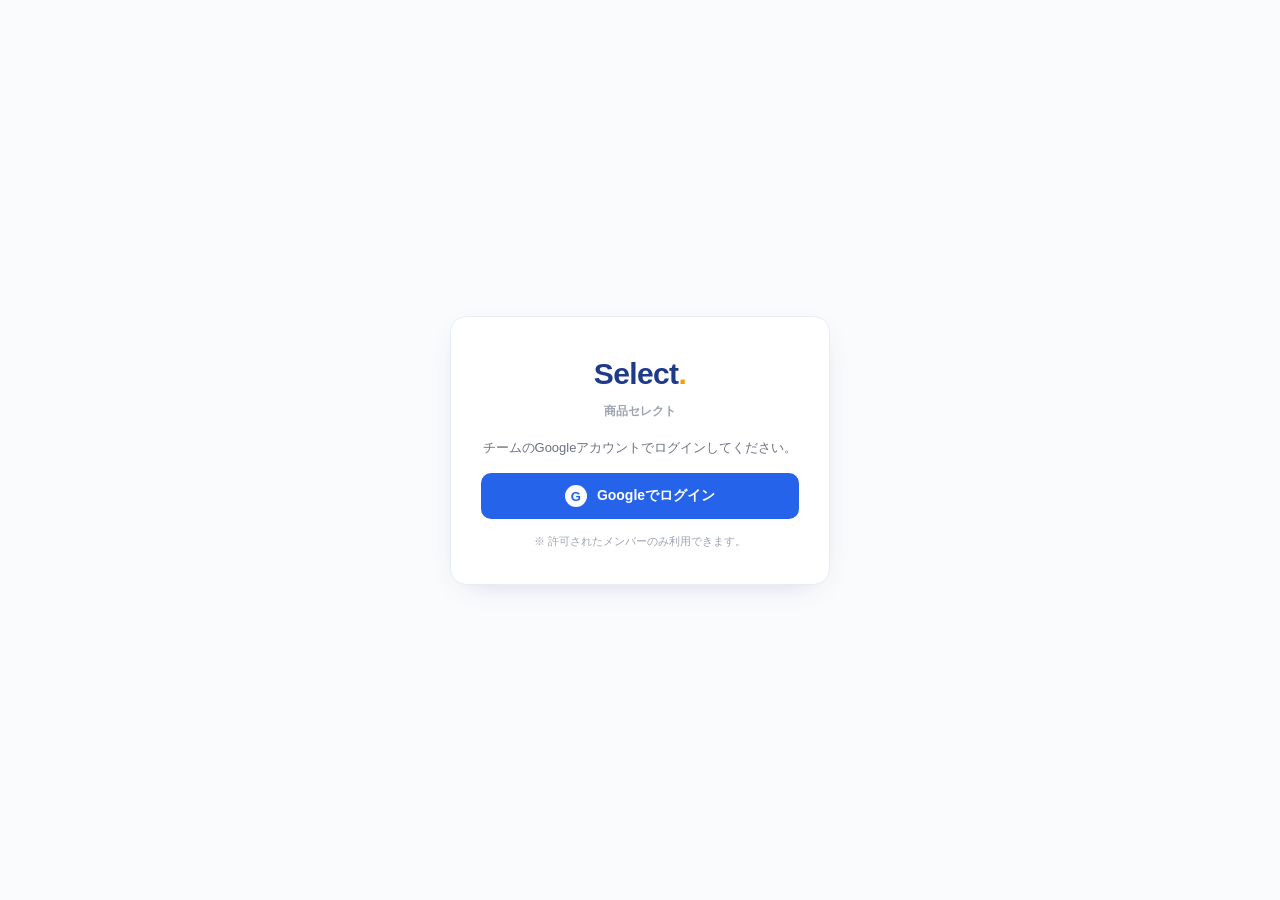
<file: docs/index.html>
<!DOCTYPE html>
<html lang="ja">
<head>
<meta charset="UTF-8">
<meta name="viewport" content="width=device-width, initial-scale=1.0">
<title>Select. — 商品セレクト</title>
  <script type="module" crossorigin src="./assets/index-Bg77HoMO.js"></script>
  <link rel="stylesheet" crossorigin href="./assets/index-DF45Nyjr.css">
</head>
<body>
<div id="root"></div>
</body>
</html>
</file>
<file: docs/assets/index-DF45Nyjr.css>
*{margin:0;padding:0;box-sizing:border-box}body{font-family:-apple-system,Hiragino Sans,Yu Gothic,sans-serif;background:#fafbfc;color:#1a1f29;line-height:1.5}.app{max-width:920px;margin:0 auto;padding:24px 24px 90px}.demo-flag{background:#fffbeb;border:1px solid #fde68a;color:#92400e;font-size:12px;padding:8px 14px;border-radius:9px;margin-bottom:14px}.demo-flag b{font-weight:700}.hd{border-bottom:2px solid #eaf1fd;padding-bottom:14px;margin-bottom:8px;display:flex;align-items:center;gap:12px;flex-wrap:wrap}.hd h1{font-size:18px;font-weight:800;color:#1e3a8a}.brand{display:flex;align-items:baseline;gap:9px}.wm{font-size:25px;font-weight:800;letter-spacing:-.02em;color:#1e3a8a}.brand[role=button]{cursor:pointer}.brand[role=button]:hover .wm{color:#2563eb}.wm .dot{color:#f59e0b}.tagline{font-size:11px;color:#9ca3af;font-weight:600}.navbtns{display:flex;gap:8px;margin-left:auto;flex-wrap:wrap;row-gap:8px;justify-content:flex-end}.navbtn{background:#eaf1fd;color:#2563eb;border:1px solid transparent;padding:8px 14px;border-radius:9px;font-size:12.5px;font-weight:700;cursor:pointer;transition:.12s;white-space:nowrap}.navbtn:hover{background:#dbe7fb;border-color:#bfdbfe}.hd .date{margin-left:auto;font-size:11px;color:#2563eb;background:#eaf1fd;padding:5px 12px;border-radius:20px;font-weight:600}.sub{font-size:13px;color:#6b7280;margin:10px 0}.cal-hint{font-size:12px;color:#6b7280;background:#fff;border:1px solid #e8edf5;border-radius:10px;padding:11px 15px;margin-bottom:8px}.cal-hint b{color:#1e3a8a}.cal-hint .pill{display:inline-block;background:#eaf1fd;color:#2563eb;font-weight:700;border-radius:20px;padding:2px 10px;font-size:11px;margin:0 2px}.section-h{display:flex;align-items:center;gap:10px;margin:24px 0 13px}.section-h .n{width:22px;height:22px;border-radius:6px;background:#2563eb;color:#fff;font-size:12px;font-weight:800;display:flex;align-items:center;justify-content:center}.section-h h2{font-size:14px;font-weight:700;color:#1e3a8a}.section-h .act{margin-left:auto}button.primary{background:#2563eb;color:#fff;border:none;padding:9px 18px;border-radius:9px;font-size:13px;font-weight:700;cursor:pointer}button.primary:hover{background:#1d4ed8}button.ghost{background:#fff;border:1px solid #e3e7ee;color:#5b6472;padding:8px 14px;border-radius:9px;font-size:12.5px;font-weight:600;cursor:pointer}button.ghost:hover{border-color:#c3cad6;color:#1a1f29}.themes{display:grid;grid-template-columns:repeat(auto-fill,minmax(240px,1fr));gap:11px}.theme-card{background:#fff;border:1px solid #e8edf5;border-radius:11px;padding:15px;cursor:pointer;transition:all .15s}.theme-card:hover{border-color:#2563eb;box-shadow:0 4px 14px -7px #2563eb59}.theme-card.selected{border-color:#2563eb;background:#f5f9ff}.theme-card .tag{display:inline-block;font-size:10.5px;font-weight:700;padding:3px 9px;border-radius:20px;margin-bottom:8px}.tag-season{background:#dbeafe;color:#1d4ed8}.tag-event{background:#fae8ff;color:#a21caf}.tag-sports{background:#e0f2fe;color:#0369a1}.tag-ent{background:#fce7f3;color:#be185d}.tag-trend{background:#dcfce7;color:#15803d}.tag-weather{background:#fef3c7;color:#b45309}.tag-cal{background:#fee2e2;color:#b91c1c}.theme-card .t{font-size:14px;font-weight:700;color:#111827;margin-bottom:5px}.theme-card .r{font-size:12px;color:#6b7280;line-height:1.5}.theme-card .timing{font-size:11px;color:#9ca3af;margin-top:8px}.theme-card .src{font-size:10.5px;color:#16a34a;margin-top:5px}.theme-card .expand{font-size:11px;color:#2563eb;margin-top:9px;font-weight:700}.variations{margin:13px 0 4px;background:#fff;border:1px solid #e8edf5;border-radius:11px;padding:15px}.variations .vh{font-size:12px;color:#6b7280;margin-bottom:11px}.variations .vh b{color:#1e3a8a}.vgrid{display:grid;grid-template-columns:repeat(auto-fill,minmax(210px,1fr));gap:9px}.vcard{border:1px solid #e8edf5;border-radius:9px;padding:12px;cursor:pointer;transition:all .15s;background:#fafbff}.vcard:hover{border-color:#2563eb;background:#f5f9ff}.vcard.selected{border-color:#2563eb;background:#eaf1fd}.vcard .vtop{display:flex;align-items:center;gap:6px;margin-bottom:6px;flex-wrap:wrap}.vbadge{font-size:9.5px;font-weight:700;padding:2px 7px;border-radius:20px}.vbadge.done{background:#dcfce7;color:#16a34a}.vbadge.wip{background:#fef3c7;color:#b45309}.vcard .va{font-size:10px;font-weight:700;color:#2563eb;background:#eaf1fd;border-radius:20px;padding:2px 8px;display:inline-block;margin-bottom:6px}.vcard .vt{font-size:13px;font-weight:700;color:#111827;margin-bottom:3px}.vcard .vr{font-size:11.5px;color:#6b7280;line-height:1.45}.legend{display:flex;gap:16px;align-items:center;background:#fff;border:1px solid #e8edf5;border-radius:10px;padding:10px 15px;margin-bottom:13px;flex-wrap:wrap}.legend .lg-label{font-size:11px;color:#9ca3af;font-weight:700;letter-spacing:.04em}.legend .item{display:flex;align-items:center;gap:6px;font-size:12px;color:#374151}.legend .bar{width:4px;height:15px;border-radius:3px}.bar-g{background:#22c55e}.bar-y{background:#f59e0b}.bar-r{background:#ef4444}.legend .note{margin-left:auto;font-size:11px;color:#9ca3af}.filterbar{display:flex;gap:8px;margin-bottom:12px;flex-wrap:wrap}.filterbar button{background:#fff;border:1px solid #e3e7ee;color:#5b6472;padding:7px 13px;border-radius:8px;font-size:12.5px;font-weight:600;cursor:pointer}.filterbar button.on{background:#1e3a8a;color:#fff;border-color:#1e3a8a}.card{background:#fff;border:1px solid #e8edf5;border-radius:9px;padding:2px 16px;margin-bottom:9px;display:grid;grid-template-columns:38px 1fr auto;gap:14px;align-items:center}.card.g{border-left:4px solid #22c55e}.card.y{border-left:4px solid #f59e0b}.card.r{border-left:4px solid #ef4444;opacity:.72}.card.adopted{background:#f5f9ff;border-color:#bfdbfe}.card.excluded{background:#fcfcfd}.card.excluded>img,.card.excluded .badgerow,.card.excluded .ptitle,.card.excluded .meta,.card.excluded .sellerline,.card.excluded .prod-note{opacity:.45}.card img{width:34px;height:34px;border-radius:7px;object-fit:cover;background:#f3f4f6}.cbody{padding:12px 0;min-width:0}.nm{font-size:13px;font-weight:600;display:flex;align-items:center;gap:8px;flex-wrap:wrap}.badgerow{display:flex;gap:6px;flex-wrap:wrap;margin-bottom:6px}.ptitle{font-size:13px;font-weight:600;color:#111827;line-height:1.5;display:-webkit-box;-webkit-line-clamp:2;-webkit-box-orient:vertical;overflow:hidden}.status{font-size:10px;font-weight:700;padding:2px 9px;border-radius:20px}.st-g{background:#dcfce7;color:#16a34a}.st-y{background:#fef3c7;color:#b45309}.st-r{background:#fee2e2;color:#dc2626}.meta{font-size:11.5px;color:#6b7280;margin-top:4px;display:flex;gap:12px;flex-wrap:wrap}.star{color:#f59e0b;font-weight:700}.bad{color:#dc2626;font-weight:700}.good{color:#16a34a;font-weight:700}.sellerline{font-size:11.5px;color:#6b7280;margin-top:3px}.prod-note{margin-top:7px;background:#f8fafc;border:1px solid #eef1f5;border-radius:8px;padding:7px 11px}.prod-reason{font-size:11.5px;color:#475569;line-height:1.5;display:flex;gap:7px;align-items:baseline}.prod-feat{font-size:11.5px;color:#475569;margin-top:5px;display:flex;gap:5px;align-items:baseline;flex-wrap:wrap}.prod-note .lab{flex-shrink:0;font-size:9.5px;font-weight:700;color:#1e3a8a;background:#eaf1fd;border-radius:5px;padding:2px 7px}.feat{display:inline-block;font-size:10.5px;background:#fff;border:1px solid #e3e7ee;color:#475569;border-radius:6px;padding:1px 8px}.exreason{margin-top:9px;display:flex;gap:7px;align-items:center;flex-wrap:wrap;background:#fff5f5;border:1px solid #f7c9c9;border-radius:10px;padding:9px 12px}.exreason .lab{flex-shrink:0;font-size:10.5px;font-weight:800;color:#fff;background:#dc2626;border-radius:6px;padding:3px 9px}.exr-hint{font-size:11px;font-weight:700;color:#b91c1c}.exr{font-size:12px;font-weight:600;border:1.5px solid #ef9a9a;background:#fff;color:#b91c1c;border-radius:15px;padding:4px 13px;cursor:pointer;transition:.12s}.exr:hover{background:#fee2e2;border-color:#dc2626}.exr.on{background:#dc2626;border-color:#dc2626;color:#fff;font-weight:800;box-shadow:0 2px 6px -2px #dc262699}.exr-done{font-size:11px;color:#16a34a;font-weight:800}.exr-actions{flex:1 1 100%;display:flex;align-items:center;gap:10px;margin-top:6px}.exr-submit{font-size:12px;font-weight:700;color:#fff;background:#dc2626;border:none;border-radius:8px;padding:6px 16px;cursor:pointer}.exr-submit:hover{background:#b91c1c}.exr-other{flex:1 1 100%;margin-top:5px;font-size:12px;padding:7px 11px;border:1.5px solid #ef9a9a;border-radius:8px;outline:none;background:#fff}.exr-other:focus{border-color:#dc2626;box-shadow:0 0 0 3px #dc26261f}.brief-head{background:#fff;border:1px solid #e8edf5;border-radius:14px;padding:16px 18px;margin-bottom:12px}.brief-top{display:flex;align-items:center;gap:10px;flex-wrap:wrap;margin-bottom:8px}.brief-badge{font-size:12px;font-weight:700;color:#16a34a;background:#dcfce7;border-radius:20px;padding:3px 11px}.brief-badge.bz-wait{color:#b45309;background:#fef3c7}.brief-badge.bz-rej{color:#dc2626;background:#fee2e2}.brief-theme{font-size:12.5px;color:#9ca3af}.brief-angle{font-size:18px;font-weight:700;color:#111827;margin-bottom:7px}.brief-meta{display:flex;gap:16px;flex-wrap:wrap;font-size:12.5px;color:#6b7280}.brief-title{margin-top:12px;background:#eaf1fd;border-radius:9px;padding:9px 12px}.brief-title .lab{display:block;font-size:11px;font-weight:700;color:#1e3a8a;margin-bottom:2px}.brief-title .txt{font-size:14px;color:#1e3a8a}.brief-bar{display:flex;align-items:center;justify-content:space-between;margin:14px 4px 10px;font-size:14px;color:#374151}.brief-prod{display:flex;gap:12px;background:#fff;border:1px solid #eef1f5;border-radius:12px;padding:12px;margin-bottom:10px}.brief-prod .thumb{flex:0 0 56px;width:56px;height:56px;border-radius:8px;background:#f1f5f9;object-fit:cover;border:1px solid #eef1f5}.brief-prod .pinfo{flex:1;min-width:0}.brief-prod .pname{font-size:13px;font-weight:600;color:#111827;line-height:1.45;display:-webkit-box;-webkit-line-clamp:2;-webkit-box-orient:vertical;overflow:hidden}.brief-prod .pmeta{font-size:12px;color:#6b7280;margin:4px 0 6px}.brief-prod .purl{display:flex;align-items:center;gap:8px;background:#f8fafc;border:1px solid #eef1f5;border-radius:8px;padding:6px 8px}.brief-prod .purl .u{flex:1;min-width:0;font-size:12px;color:#2563eb;font-family:ui-monospace,Menlo,monospace;overflow:hidden;text-overflow:ellipsis;white-space:nowrap}.brief-prod .ucp{flex-shrink:0;font-size:11px;border:1px solid #e3e7ee;background:#fff;color:#475569;border-radius:6px;padding:3px 9px;cursor:pointer}.brief-prod .ucp:hover{border-color:#cbd5e1}.brief-prod .uopen{flex-shrink:0;font-size:11px;border:1px solid #bfdbfe;background:#fff;color:#1e3a8a;border-radius:6px;padding:3px 9px;text-decoration:none}.brief-prod .preason{margin-top:6px;font-size:11.5px;color:#475569}.brief-prod .preason span{color:#9ca3af}.brief-foot{margin-top:16px}.rep-types{display:flex;gap:7px;flex-wrap:wrap;margin:10px 0}.rep-type{font-size:12px;border:1px solid #e3e7ee;background:#fff;color:#475569;border-radius:14px;padding:4px 12px;cursor:pointer}.rep-type.on{background:#1e3a8a;border-color:#1e3a8a;color:#fff;font-weight:700}.rep-body{width:100%;font-size:13px;padding:9px 11px;border:1px solid #e3e7ee;border-radius:8px;outline:none;resize:vertical;box-sizing:border-box}.rep-body:focus{border-color:#2563eb;box-shadow:0 0 0 3px #2563eb1f}.rep-card{background:#fff;border:1px solid #e8edf5;border-radius:12px;padding:12px 14px;margin-bottom:10px}.rep-card.done{background:#fafbfc}.rep-top{display:flex;align-items:center;gap:10px;flex-wrap:wrap;margin-bottom:6px}.rep-badge{font-size:11px;font-weight:700;border-radius:6px;padding:2px 9px;background:#eef1f5;color:#475569}.rep-badge.t-bug{background:#fee2e2;color:#dc2626}.rep-badge.t-improve{background:#dbeafe;color:#1e3a8a}.rep-badge.t-keyword{background:#fef3c7;color:#b45309}.rep-meta{font-size:11.5px;color:#9ca3af;margin-left:auto}.rep-st{font-size:11px;font-weight:700;padding:2px 9px;border-radius:6px}.rep-st.approved{background:#dcfce7;color:#16a34a}.rep-st.done{background:#dbeafe;color:#1e3a8a}.rep-st.rejected{background:#f1f5f9;color:#64748b}.rep-st.needdep{background:#ffedd5;color:#c2410c}.rep-deploybtn{font-size:11.5px;font-weight:700;color:#c2410c;background:#fff7ed;border:1px solid #fed7aa;border-radius:8px;padding:5px 11px;cursor:pointer}.rep-deploybtn:hover{background:#ffedd5}.rep-text{font-size:13px;color:#111827;line-height:1.5;white-space:pre-wrap}.rep-note{width:100%;font-size:12px;padding:7px 10px;border:1px solid #e3e7ee;border-radius:8px;outline:none;resize:vertical;margin-top:8px;box-sizing:border-box}.rep-actions{display:flex;gap:8px;margin-top:8px}.rep-ok{font-size:12px;font-weight:700;color:#fff;background:#16a34a;border:none;border-radius:8px;padding:6px 14px;cursor:pointer}.rep-ng{font-size:12px;font-weight:700;color:#dc2626;background:#fff;border:1px solid #fca5a5;border-radius:8px;padding:6px 14px;cursor:pointer}.rep-adminnote{font-size:12px;color:#475569;margin-top:6px;background:#f8fafc;border-radius:6px;padding:6px 9px}.tlink{font-size:11px;color:#2563eb;text-decoration:none}.act{display:flex;gap:7px;padding:12px 0;align-items:center}.b{font-size:12px;font-weight:700;padding:7px 15px;border-radius:7px;cursor:pointer;border:1px solid transparent}.ok{background:#2563eb;color:#fff}.ok:hover{background:#1d4ed8}.ng{background:#fff;color:#dc2626;border-color:#fbd5d5}.ng:hover{background:#fef2f2}.decided{font-size:12px;font-weight:700;padding:7px 12px;border-radius:7px}.d-ok{background:#dbeafe;color:#1d4ed8}.d-ng{background:#f3f4f6;color:#9ca3af}.reco{font-size:10.5px;color:#9ca3af;margin-right:2px}.pool-bar{display:flex;gap:10px;margin-bottom:13px}.pool-bar input{flex:1;border:1px solid #d8dce3;border-radius:10px;padding:11px 14px;font-size:14px;font-family:inherit}.pool-bar input:focus{outline:none;border-color:#2563eb;box-shadow:0 0 0 3px #2563eb1f}.pool-bar .cnt{font-size:12px;color:#6b7280;align-self:center;white-space:nowrap}.buzz-note{font-size:12px;color:#9a3412;background:#fff7ed;border:1px solid #fed7aa;border-radius:9px;padding:9px 13px;margin-bottom:13px}.buzzgrid{display:grid;grid-template-columns:repeat(auto-fill,minmax(250px,1fr));gap:12px}.buzzcard{background:#fff;border:1px solid #fed7aa;border-radius:12px;padding:15px;cursor:pointer;transition:.15s;position:relative;overflow:hidden}.buzzcard:before{content:"";position:absolute;top:0;left:0;right:0;height:3px;background:linear-gradient(90deg,#f97316,#ef4444)}.buzzcard:hover{border-color:#f97316;box-shadow:0 6px 18px -8px #f9731666}.bz-top{display:flex;align-items:center;gap:8px;margin-bottom:9px}.heat{font-size:12px;font-weight:800;color:#ea580c;background:#ffedd5;padding:3px 10px;border-radius:20px}.bz-src{font-size:10px;font-weight:700;color:#9a3412;background:#fff7ed;border:1px solid #fed7aa;padding:2px 8px;border-radius:20px;margin-left:auto}.bz-t{font-size:14.5px;font-weight:700;color:#111827;margin-bottom:5px}.bz-r{font-size:12px;color:#6b7280;line-height:1.5}.bz-foot{display:flex;align-items:center;margin-top:11px}.bz-hot{font-size:11px;font-weight:700;color:#dc2626}.bz-go{margin-left:auto;font-size:11.5px;font-weight:700;color:#ea580c}.pool-tabs button.buzz.on{background:#ea580c;border-color:#ea580c}.custom-bar{display:flex;gap:9px;align-items:center;background:#f5f9ff;border:1px solid #bfdbfe;border-radius:10px;padding:8px 10px;margin-bottom:14px}.custom-bar .cb-ic{font-size:15px;padding-left:4px}.custom-bar input{flex:1;border:1px solid #d8dce3;border-radius:8px;padding:9px 12px;font-size:13px;font-family:inherit;background:#fff}.custom-bar input:focus{outline:none;border-color:#2563eb;box-shadow:0 0 0 3px #2563eb1f}.custom-bar .cb-btn{background:#2563eb;color:#fff;border:none;padding:9px 16px;border-radius:8px;font-size:12.5px;font-weight:700;cursor:pointer;white-space:nowrap}.custom-bar .cb-btn:hover{background:#1d4ed8}.tag-custom{background:#dbeafe;color:#1d4ed8}.tag-buzz{background:#ffedd5;color:#ea580c}.pool-tabs{display:flex;gap:7px;margin-bottom:15px;flex-wrap:wrap}.pool-tabs button{background:#fff;border:1px solid #e3e7ee;color:#5b6472;padding:7px 14px;border-radius:20px;font-size:12.5px;font-weight:600;cursor:pointer}.pool-tabs button.on{background:#1e3a8a;color:#fff;border-color:#1e3a8a}.trow{background:#fff;border:1px solid #e8edf5;border-radius:10px;padding:12px 16px;margin-bottom:8px;display:flex;align-items:center;gap:12px;cursor:pointer;transition:.12s}.trow:hover{border-color:#2563eb;background:#fafcff}.trow.open{border-color:#2563eb;background:#f5f9ff}.trow .main{flex:1;min-width:0}.trow .tt{font-size:13.5px;font-weight:700;color:#111827}.trow .rr{font-size:11.5px;color:#6b7280;margin-top:3px}.trow .meta{display:flex;gap:7px;align-items:center;flex-shrink:0}.trow .go{font-size:12px;font-weight:700;color:#2563eb;white-space:nowrap}.bdone{font-size:10px;font-weight:700;color:#16a34a;background:#dcfce7;padding:2px 8px;border-radius:20px}.bwip{font-size:10px;font-weight:700;color:#b45309;background:#fef3c7;padding:2px 8px;border-radius:20px}.poolvar{background:#fff;border:1px solid #e8edf5;border-top:none;border-radius:0 0 10px 10px;margin:-8px 0 8px;padding:14px 16px}.histhead{font-size:12px;font-weight:700;color:#1e3a8a;margin:4px 0 10px}.histrow{display:grid;grid-template-columns:1fr 90px 130px 90px;gap:12px;align-items:center;background:#fff;border:1px solid #e8edf5;border-left:3px solid #22c55e;border-radius:10px;padding:11px 16px;margin-bottom:7px}.histrow .ht{font-size:13px;font-weight:700;color:#111827}.histrow .hsub{font-size:11px;color:#9ca3af;margin-top:2px}.histrow .whobadge{font-size:11px;font-weight:700;color:#15803d;background:#dcfce7;padding:3px 10px;border-radius:20px}.histrow .at{font-size:12px;color:#6b7280}.histrow .ad{font-size:12px;color:#1e3a8a;font-weight:700;text-align:right}.setbox{background:#fff;border:1px solid #bfdbfe;border-radius:14px;padding:18px 20px;margin-bottom:16px;box-shadow:0 4px 16px -10px #2563eb4d}.setbox .sh{display:flex;align-items:center;gap:10px;margin-bottom:6px}.setbox .sh .ic{width:26px;height:26px;border-radius:8px;background:#1e3a8a;color:#fff;display:flex;align-items:center;justify-content:center;font-size:14px}.setbox .sh h3{font-size:15px;font-weight:800;color:#111827}.setscore{margin-left:auto;font-size:12px;font-weight:700;padding:4px 11px;border-radius:20px}.setbox .sd{font-size:12.5px;color:#6b7280;margin-bottom:14px}.setrow{display:grid;grid-template-columns:26px 36px 1fr auto 24px;gap:12px;align-items:center;padding:9px 0;border-top:1px solid #f1f2f4}.setrow .rk{width:22px;height:22px;border-radius:7px;background:#eaf1fd;color:#1e3a8a;font-weight:800;font-size:12px;display:flex;align-items:center;justify-content:center}.setrow img{width:34px;height:34px;border-radius:7px;object-fit:cover}.setrow .nm{font-size:12.5px;font-weight:600}.setrow .mt{font-size:11px;color:#6b7280;margin-top:2px;display:flex;gap:10px;flex-wrap:wrap}.setrow .swap{font-size:11px;color:#2563eb;font-weight:700;cursor:pointer;white-space:nowrap}.setrow .chk{width:20px;height:20px;border-radius:6px;display:flex;align-items:center;justify-content:center;font-size:12px;font-weight:800}.setrow .chk.ok{background:#2563eb;color:#fff}.setrow .chk.warn{background:#fff;color:#f59e0b;border:2px solid #f59e0b}.setrow .chk.bad{background:#fff;color:#dc2626;border:2px solid #fecaca}.setfoot{display:flex;gap:10px;margin-top:16px;flex-wrap:wrap}.btn{padding:10px 18px;border-radius:9px;font-size:13px;font-weight:700;cursor:pointer;border:none}.btn.primary{background:#2563eb;color:#fff}.btn.ghost{background:#fff;color:#5b6472;border:1px solid #e3e7ee}.tag.t-g{background:#dcfce7;color:#16a34a}.tag.t-y{background:#fef3c7;color:#b45309}.tag.t-r{background:#fee2e2;color:#dc2626}.bulkhead{display:flex;align-items:center;gap:16px;margin:6px 0 16px}.bulkhead .big{font-size:30px;font-weight:900;color:#b45309}.bulkhead .lb{font-size:12px;color:#6b7280}.bulkhead .prog{flex:1;max-width:320px}.bulkhead .track{height:7px;background:#fde68a;border-radius:5px;overflow:hidden}.bulkhead .fill{width:0%;height:100%;background:#f59e0b;transition:width .25s}.bulkrow{background:#fff;border:1px solid #e8edf5;border-left:4px solid #f59e0b;border-radius:10px;padding:11px 16px;margin-bottom:8px;display:grid;grid-template-columns:34px 1fr auto;gap:12px;align-items:center}.bulkrow.first{box-shadow:0 0 0 3px #f59e0b40}.bulkrow.gone{display:none}.bulkrow img{width:34px;height:34px;border-radius:7px;object-fit:cover}.bulkrow .nm{font-size:13px;font-weight:600;display:flex;align-items:center;gap:7px;flex-wrap:wrap}.bulkrow .from{font-size:10px;color:#9ca3af;background:#f3f4f6;padding:2px 7px;border-radius:20px}.bulkrow .mt{font-size:11.5px;color:#6b7280;margin-top:3px}.bulkrow .why{font-size:11px;color:#b45309;background:#fffbeb;border:1px solid #fde68a;border-radius:6px;padding:3px 8px;margin-top:4px;display:inline-block}.bulkrow .links{font-size:10.5px;margin-top:4px}.bulkrow .links a{color:#2563eb;text-decoration:none;margin-right:10px}.bulkrow .act{display:flex;gap:6px}.bb{font-size:12px;font-weight:700;padding:7px 14px;border-radius:7px;cursor:pointer;border:1px solid transparent}.bb.ok{background:#2563eb;color:#fff}.bb.ng{background:#fff;color:#dc2626;border-color:#fbd5d5}.kbd{text-align:center;font-size:11px;color:#9ca3af;margin-top:14px}.kbd kbd{background:#eef1f5;padding:2px 7px;border-radius:5px}.kpis{display:grid;grid-template-columns:repeat(4,1fr);gap:12px;margin:6px 0 18px}.kpi{background:#fff;border:1px solid #e8edf5;border-radius:12px;padding:15px}.kpi .v{font-size:24px;font-weight:900;color:#1e3a8a}.kpi .k{font-size:11.5px;color:#6b7280;margin-top:3px}.kpi .sub{font-size:11px;color:#16a34a;margin-top:5px}.dpanel{background:#fff;border:1px solid #e8edf5;border-radius:12px;padding:16px 18px;margin-bottom:14px}.dpanel h3{font-size:13px;font-weight:700;color:#1e3a8a;margin-bottom:12px}.member{display:flex;align-items:center;gap:12px;padding:9px 0;border-top:1px solid #f1f2f4}.member:first-child{border-top:none}.member .av{width:30px;height:30px;border-radius:50%;background:#eaf1fd;color:#1e3a8a;font-weight:800;font-size:12px;display:flex;align-items:center;justify-content:center}.member .nm{font-size:13px;font-weight:600;flex:1}.member .bar{flex:2;height:8px;background:#f1f2f4;border-radius:5px;overflow:hidden}.member .barfill{height:100%;background:#2563eb}.member .num{font-size:12px;color:#6b7280;width:60px;text-align:right}.learnrow{display:flex;align-items:center;gap:10px;padding:8px 0;font-size:12.5px;border-top:1px solid #f1f2f4}.learnrow:first-child{border-top:none}.learnrow .t{flex:1}.learnrow .badge{font-size:10px;font-weight:700;padding:2px 8px;border-radius:20px}.dhist{display:grid;grid-template-columns:1fr 80px 120px;gap:10px;padding:8px 0;border-top:1px solid #f1f2f4;font-size:12px;align-items:center}.dhist:first-child{border-top:none}.dhist .ht{font-weight:600;color:#111827}.dhist .hsub{font-size:10.5px;color:#9ca3af}.dhist .who{font-weight:700;color:#15803d}.dhist .at{color:#6b7280;text-align:right}.badge.t-g{background:#dcfce7;color:#16a34a}.badge.t-y{background:#fef3c7;color:#b45309}.badge.t-r{background:#fee2e2;color:#dc2626}.titlebox{background:#fff;border:1px solid #bfdbfe;border-radius:14px;padding:18px 20px;margin-bottom:16px}.titlebox .th{display:flex;align-items:center;gap:10px;margin-bottom:4px}.titlebox .th .ic{width:26px;height:26px;border-radius:8px;background:#1e3a8a;color:#fff;display:flex;align-items:center;justify-content:center;font-size:14px}.titlebox .th h3{font-size:15px;font-weight:800;color:#111827}.titlebox .sd{font-size:12px;color:#6b7280;margin-bottom:6px}.legal-note{font-size:11px;color:#0369a1;background:#e0f2fe;border:1px solid #bae6fd;border-radius:8px;padding:7px 11px;margin-bottom:12px;display:inline-block}.titlelist{display:flex;flex-direction:column;gap:8px}.titlerow{display:flex;align-items:center;gap:12px;border:1px solid #e8edf5;border-radius:10px;padding:11px 14px;cursor:pointer;transition:.12s}.titlerow:hover{border-color:#2563eb;background:#fafcff}.titlerow.chosen{border-color:#2563eb;background:#eaf1fd}.titlerow .tt{font-size:14px;font-weight:700;color:#111827;flex:1}.titlerow .ty{font-size:10px;font-weight:700;padding:2px 8px;border-radius:20px;background:#f3f4f6;color:#6b7280;white-space:nowrap}.titlerow .why{font-size:11px;color:#9ca3af;margin-top:3px}.titlerow .pick{font-size:11px;font-weight:700;color:#2563eb;white-space:nowrap}.titlerow .picked{font-size:11px;font-weight:700;color:#16a34a;white-space:nowrap}.titlefoot{display:flex;gap:10px;margin-top:14px;flex-wrap:wrap;align-items:center}.titlefoot .more{background:#fff;color:#2563eb;border:1px solid #bfdbfe;padding:9px 16px;border-radius:9px;font-size:13px;font-weight:700;cursor:pointer}.titlefoot .more:hover{background:#eaf1fd}.titlefoot .chosenwrap{margin-left:auto;font-size:12px;color:#374151}.titlefoot .chosenwrap b{color:#1e3a8a}.ng-flag{font-size:10px;color:#dc2626;background:#fef2f2;border:1px solid #fecaca;border-radius:6px;padding:1px 6px;margin-left:6px}.qbar{display:flex;gap:10px;margin-bottom:16px;flex-wrap:wrap}.qstat{background:#fff;border:1px solid #e8edf5;border-radius:11px;padding:12px 16px;flex:1;min-width:120px}.qstat .v{font-size:22px;font-weight:900;color:#1e3a8a}.qstat .k{font-size:11px;color:#6b7280;margin-top:2px}.qstat.wait .v{color:#b45309}.qstat.ok .v{color:#16a34a}.appcard{background:#fff;border:1px solid #e8edf5;border-radius:14px;margin-bottom:14px;overflow:hidden;box-shadow:0 1px 3px #1018280d}.appcard.pending{border-left:4px solid #f59e0b}.appcard.approved{border-left:4px solid #16a34a}.appcard.rejected{border-left:4px solid #ef4444}.ac-head{padding:15px 18px;display:flex;align-items:center;gap:12px;border-bottom:1px solid #f1f2f4;background:#fcfdff}.approved .ac-head{background:#f0fdf4}.rejected .ac-head{background:#fef2f2}.ac-head .theme{font-size:11px;color:#9ca3af}.ac-head .angle{font-size:15px;font-weight:800;color:#111827}.ac-head .who{margin-left:auto;text-align:right}.ac-head .who .nm{font-size:12px;font-weight:700;color:#374151}.ac-head .who .at{font-size:10.5px;color:#9ca3af}.ac-badge{font-size:10.5px;font-weight:700;padding:3px 10px;border-radius:20px;background:#fef3c7;color:#b45309}.ac-badge.done{background:#dcfce7;color:#16a34a}.ac-badge.rej{background:#fee2e2;color:#dc2626}.ac-sum{padding:11px 18px;display:flex;gap:18px;font-size:12px;color:#6b7280;background:#fafbfc;border-bottom:1px solid #f1f2f4;flex-wrap:wrap}.ac-sum b{color:#111827}.ac-sum .title-pick{color:#1e3a8a;font-weight:700}.ac-items{padding:8px 18px}.pitem{display:grid;grid-template-columns:26px 34px 1fr auto;gap:11px;align-items:center;padding:9px 0;border-bottom:1px solid #f5f6f8}.pitem:last-child{border-bottom:none}.pitem.dropped{opacity:.4}.pitem .rk{width:22px;height:22px;border-radius:6px;background:#eaf1fd;color:#1e3a8a;font-weight:800;font-size:11px;display:flex;align-items:center;justify-content:center}.pitem img{width:32px;height:32px;border-radius:7px;object-fit:cover;background:#f3f4f6}.pitem .nm{font-size:12.5px;font-weight:600;color:#111827;display:flex;align-items:center;gap:7px;flex-wrap:wrap}.pitem .mt{font-size:11px;color:#6b7280;margin-top:2px;display:flex;gap:10px;flex-wrap:wrap;align-items:center}.pitem .star{color:#f59e0b;font-weight:700}.lk{font-size:10.5px;color:#2563eb;text-decoration:none;font-weight:600}.lk.warn{color:#dc2626}.pitem .chk{display:flex;gap:6px;align-items:center}.mini{font-size:10.5px;font-weight:700;padding:5px 10px;border-radius:6px;cursor:pointer;border:1px solid transparent}.mini.ok{background:#dbeafe;color:#1d4ed8}.mini.ng{background:#fff;color:#dc2626;border-color:#fbd5d5}.flag-cn{font-size:10px;color:#dc2626;background:#fef2f2;border:1px solid #fecaca;border-radius:5px;padding:1px 6px;font-weight:700}.ac-foot{padding:14px 18px;display:flex;align-items:center;gap:10px;border-top:1px solid #f1f2f4;background:#fcfdff;flex-wrap:wrap}.ac-foot input{flex:1;min-width:200px;border:1px solid #d8dce3;border-radius:9px;padding:9px 12px;font-size:12.5px;font-family:inherit}.ac-foot input:focus{outline:none;border-color:#2563eb;box-shadow:0 0 0 3px #2563eb1f}.ac-btn{padding:10px 20px;border-radius:9px;font-size:13px;font-weight:700;cursor:pointer;border:none;white-space:nowrap}.ac-btn.approve{background:#16a34a;color:#fff}.ac-btn.reject{background:#fff;color:#dc2626;border:1px solid #fecaca}.ready{font-size:11.5px;color:#16a34a;font-weight:700;padding:11px 18px;background:#f0fdf4}.rej-note{font-size:11.5px;color:#b91c1c;font-weight:600;padding:11px 18px;background:#fef2f2}.empty{background:#fff;border:1px dashed #d8dce3;border-radius:11px;padding:36px;text-align:center;color:#9ca3af;font-size:13px}.correctWrap{background:#fff;border:1px solid #e8edf5;border-radius:11px;padding:15px 16px;margin-top:14px}.cw-h{font-size:13px;font-weight:800;color:#1e3a8a;margin-bottom:4px}.cw-sub{font-size:12px;color:#6b7280;margin-bottom:11px;line-height:1.5}.cw-row{display:flex;gap:8px}.cw-row input{flex:1;border:1px solid #d8dce3;border-radius:9px;padding:10px 12px;font-size:13px;font-family:inherit}.cw-row input:focus{outline:none;border-color:#2563eb;box-shadow:0 0 0 3px #2563eb1f}.ce-card{display:flex;align-items:center;gap:12px;border:1px solid #bfdbfe;background:#f5f9ff;border-radius:9px;padding:11px 14px;margin-top:9px}.ce-card .ce-img{flex:0 0 44px;width:44px;height:44px;border-radius:7px;object-fit:cover;background:#fff;border:1px solid #dbeafe}.ce-card .badge{font-size:10px;font-weight:800;color:#1d4ed8;background:#dbeafe;border-radius:20px;padding:3px 9px;white-space:nowrap}.ce-card .info{flex:1;font-size:12.5px;color:#374151}.ce-card .info b{color:#111827}.ce-card .info .sm{font-size:11px;color:#6b7280;margin-top:2px}.selbar{background:#fff;border:1px solid #e8edf5;border-radius:11px;padding:13px 17px;display:flex;align-items:center;gap:16px;margin-top:14px;flex-wrap:wrap}.selbar .c{font-size:13px;color:#374151}.selbar .c b{color:#1e3a8a;font-size:15px}.selbar .right{margin-left:auto;display:flex;gap:8px}.log{margin-top:8px;font-size:11px;color:#9ca3af}.roleswitch{position:sticky;top:0;z-index:100;background:#fff;border-bottom:1px solid #e3e7ee;display:flex;gap:6px;padding:12px 20px;align-items:center;box-shadow:0 1px 4px #1018280f}.roleswitch .label{font-size:12px;color:#6b7280;margin-right:8px}.roleswitch button{background:#fff;color:#5b6472;border:1px solid #e3e7ee;padding:8px 16px;border-radius:9px;cursor:pointer;font-size:13px;font-weight:700}.roleswitch button.active{background:#1e3a8a;border-color:#1e3a8a;color:#fff}.role-admin{margin-left:auto;font-size:11px;color:#7c3aed;background:#f3e8ff;padding:5px 12px;border-radius:20px;font-weight:700}.role-worker{margin-left:auto;font-size:11px;color:#2563eb;background:#eaf1fd;padding:5px 12px;border-radius:20px;font-weight:700}.bell{position:relative;font-size:18px;cursor:pointer}.bell .dot{position:absolute;top:-4px;right:-6px;background:#ef4444;color:#fff;font-size:9px;font-weight:800;border-radius:20px;padding:1px 5px}.notif{display:flex;align-items:center;gap:10px;border-radius:11px;padding:12px 16px;margin-bottom:12px;font-size:13px}.notif.new{background:#eff6ff;border:1px solid #bfdbfe;color:#1e3a8a}.notif.approved{background:#f0fdf4;border:1px solid #bbf7d0;color:#15803d}.notif.rejected{background:#fef2f2;border:1px solid #fecaca;color:#b91c1c}.notif .ic{font-size:16px}.notif b{font-weight:800}.notif .go{margin-left:auto;font-size:12px;font-weight:700;text-decoration:none}.notif.new .go{color:#2563eb}.notif.approved .go{color:#16a34a}.notif.rejected .go,.qstat.rej .v{color:#dc2626}.sech{font-size:12px;font-weight:700;color:#6b7280;margin:18px 0 10px}.task{background:#fff;border:1px solid #e8edf5;border-radius:12px;padding:14px 16px;margin-bottom:10px;display:flex;align-items:center;gap:14px}.task .stbar{width:4px;align-self:stretch;border-radius:3px}.st-doing{background:#94a3b8}.st-wait{background:#f59e0b}.st-ok{background:#16a34a}.st-rej{background:#ef4444}.task .main{flex:1;min-width:0}.task .theme{font-size:11px;color:#9ca3af}.task .angle{font-size:14px;font-weight:700;color:#111827}.task .sub{font-size:11.5px;color:#6b7280;margin-top:3px}.task .stchip{font-size:10.5px;font-weight:700;padding:3px 10px;border-radius:20px;white-space:nowrap}.chip-doing{background:#f1f5f9;color:#475569}.chip-wait{background:#fef3c7;color:#b45309}.chip-ok{background:#dcfce7;color:#16a34a}.chip-rej{background:#fee2e2;color:#dc2626}.task .act{margin-left:6px}.tbtn{font-size:12px;font-weight:700;padding:8px 16px;border-radius:8px;cursor:pointer;border:none}.tbtn.primary{background:#2563eb;color:#fff}.tbtn.ghost{background:#fff;color:#5b6472;border:1px solid #e3e7ee}.tbtn.go{background:#16a34a;color:#fff}.new-pill{font-size:9px;font-weight:800;color:#fff;background:#ef4444;border-radius:20px;padding:1px 7px;margin-left:6px}.boot{max-width:920px;margin:0 auto;padding:60px 24px;color:#9ca3af;font-size:14px;text-align:center}.login-wrap{min-height:100vh;display:flex;align-items:center;justify-content:center;padding:24px;background:#fafbfc}.login-card{background:#fff;border:1px solid #e8edf5;border-radius:16px;padding:34px 30px;width:100%;max-width:380px;text-align:center;box-shadow:0 8px 30px -18px #1e3a8a59}.login-tag{font-size:12px;color:#9ca3af;font-weight:600;margin-top:6px}.login-lead{font-size:13px;color:#6b7280;margin:18px 0 16px}.google-btn{width:100%;display:flex;align-items:center;justify-content:center;gap:10px;background:#2563eb;color:#fff;border:none;padding:12px 18px;border-radius:10px;font-size:14px;font-weight:700;cursor:pointer;transition:.12s}.google-btn:hover{background:#1d4ed8}.google-btn .g-ic{width:22px;height:22px;border-radius:50%;background:#fff;color:#2563eb;font-weight:900;font-size:13px;display:flex;align-items:center;justify-content:center}.google-btn.ghost-btn{background:#fff;color:#2563eb;border:1px solid #bfdbfe;margin-top:12px}.google-btn.ghost-btn:hover{background:#eaf1fd}.login-note{font-size:11px;color:#9ca3af;margin-top:14px}.access-denied{font-size:13px;color:#b91c1c;background:#fef2f2;border:1px solid #fecaca;border-radius:10px;padding:14px;margin:18px 0 6px;font-weight:600}.userchip{margin-left:auto;display:flex;align-items:center;gap:9px}.userchip .rolechip{font-size:11px;font-weight:700;padding:5px 11px;border-radius:20px}.userchip .uname{font-size:12px;color:#374151;font-weight:600}.userchip .signout{background:#fff;border:1px solid #e3e7ee;color:#5b6472;padding:6px 12px;border-radius:8px;font-size:12px;font-weight:600;cursor:pointer}.userchip .signout:hover{border-color:#c3cad6;color:#1a1f29}
</file>
